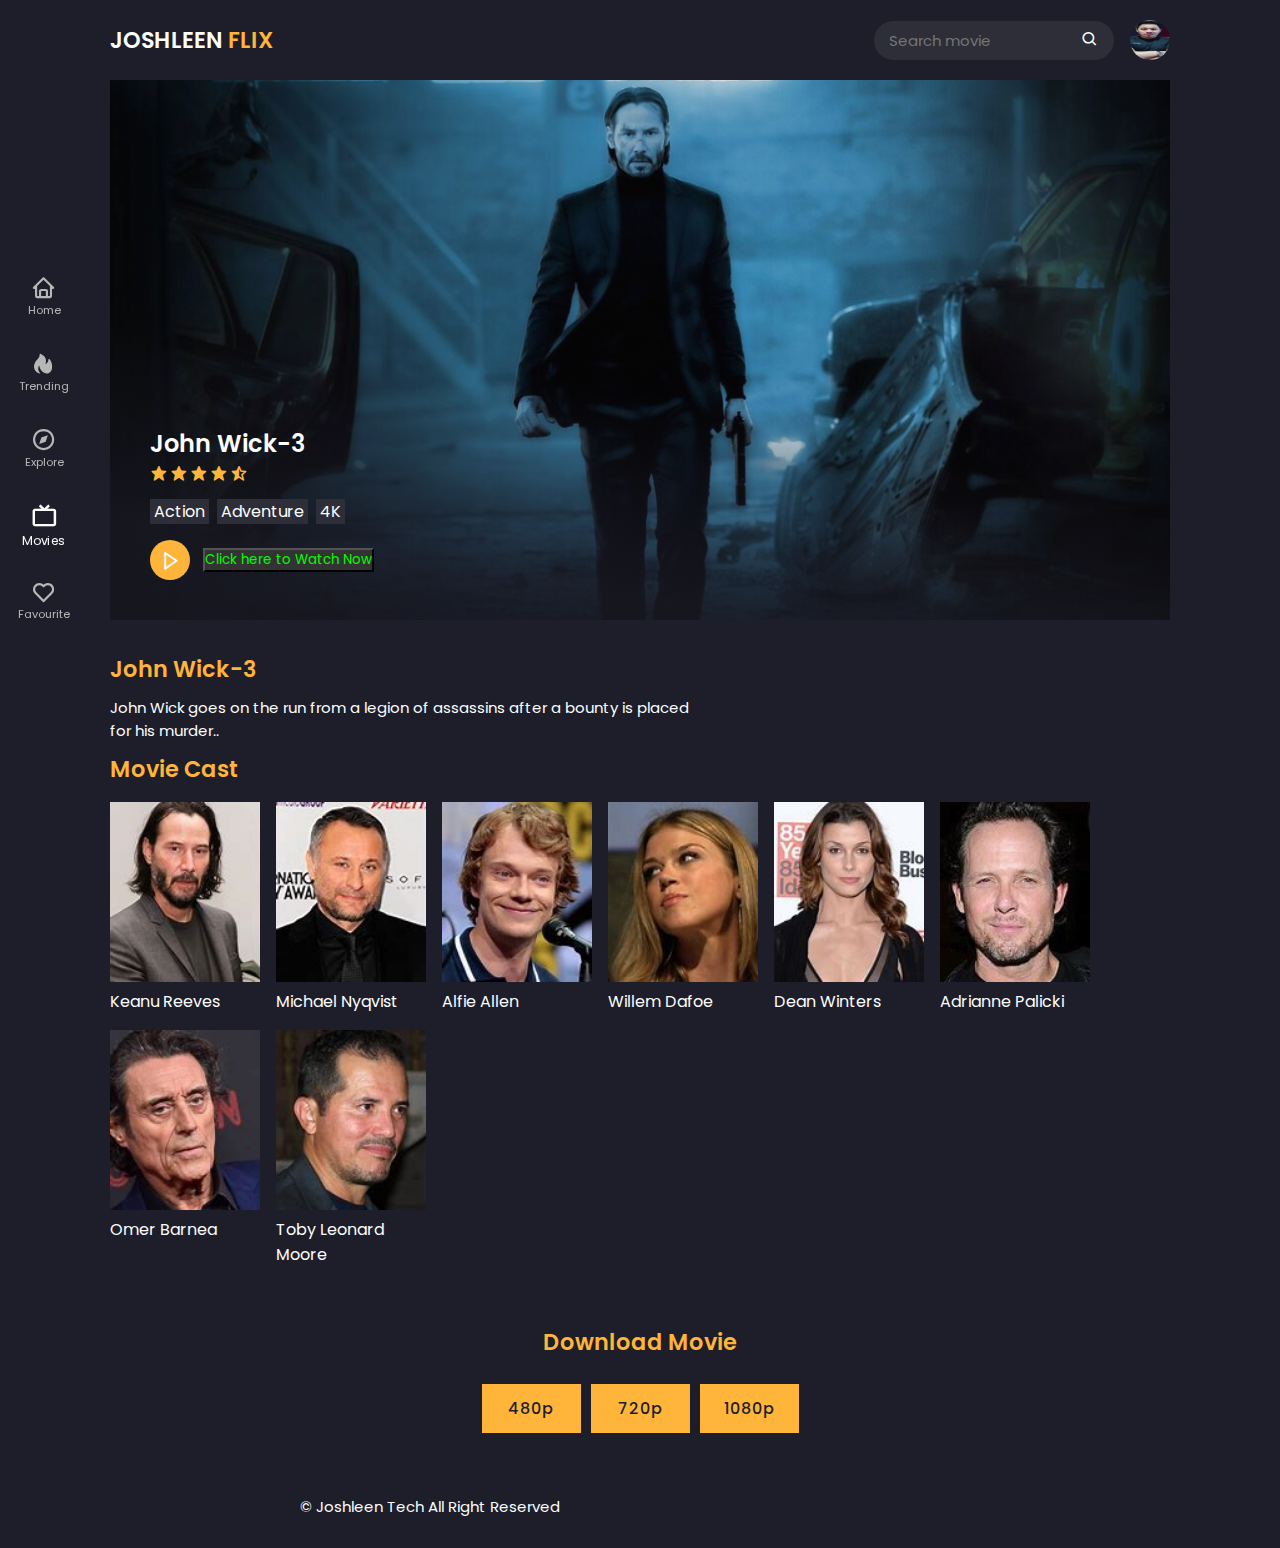
<file: play-page.html>
<!DOCTYPE html>
<html lang="en">
<head>
    <meta charset="UTF-8">
    <meta http-equiv="X-UA-Compatible" content="IE=edge">
    <meta name="viewport" content="width=device-width, initial-scale=1.0">
    <title>John Wick 3</title>
    <!-- Link To CSS -->
    <link rel="stylesheet" href="css/style.css">
    <!-- Fav Icon -->
    <link rel="shortcut icon" href="img/fav-icon.png" type="image/x-icon">
    <!-- Box Icons -->
    <link href='https://unpkg.com/boxicons@2.1.1/css/boxicons.min.css' rel='stylesheet'>
</head>
<body>
    <!-- Header -->
    <header>
        <!-- Nav -->
        <div class="nav container">
            <!-- Logo -->
            <a href="index.html" class="logo">
                Joshleen<span>  Flix</span>
            </a>
            <!-- Search Box -->
            <div class="search-box">
                <input type="search" name="" id="search-input" placeholder="Search movie">
                <i class='bx bx-search'></i>
            </div>
            <!-- User -->
            <a href="#" class="user">
                <img src="img/user.jpg" alt="" class="user-img">
            </a>
            <!-- NavBar -->
            <div class="navbar">
                <a href="index.html" class="nav-link ">
                    <i class='bx bx-home' ></i>
                    <span class="nav-link-title">Home</span>
                </a>
                <a href="#home" class="nav-link">
                    <i class='bx bxs-hot' ></i>
                    <span class="nav-link-title">Trending</span>
                </a>
                <a href="#home" class="nav-link">
                    <i class='bx bx-compass' ></i>
                    <span class="nav-link-title">Explore</span>
                </a>
                <a href="#home" class="nav-link nav-active">
                    <i class='bx bx-tv' ></i>
                    <span class="nav-link-title">Movies</span>
                </a>
                <a href="#home" class="nav-link">
                    <i class='bx bx-heart' ></i>
                    <span class="nav-link-title">Favourite</span>
                </a>
            </div>
        </div>
    </header>
    <!-- Play Movie Container -->
    <div class="play-container container">
        <!-- PLay Image -->
        <img src="play-page/John-Wick.jpg" alt="" class="play-img">
        <!-- Play Text -->
        <div class="play-text">
            <h2>John Wick-3</h2>
            <!-- Ratings -->
            <div class="rating">
                <i class='bx bxs-star' ></i>
                <i class='bx bxs-star' ></i>
                <i class='bx bxs-star' ></i>
                <i class='bx bxs-star' ></i>
                <i class='bx bxs-star-half' ></i>
            </div>
            <!-- Tags -->
            <div class="tags">
                <span>Action</span>
                <span>Adventure</span>
                <span>4K</span>
            </div>
            <!-- Trailer Button -->
            <a href="https://1drv.ms/v/s!Aq618M9vjao9hxWoUOumL3I-Fo1C?e=UUcjqf" class="watch-btn">
                <i class='bx bx-right-arrow' ></i>
                <button style=background-color:#333333;color:#00ff00;>Click here to Watch Now</button>     
            </a>
        </div>
       
                

            </div>
        </div>
    </div>
    <!-- About -->
    <div class="about-movie container">
        <h2>John Wick-3</h2>
        <p>John Wick goes on the run from a legion of assassins after a bounty is placed for his murder..</p>
        <!-- Movie Cast -->
        <h2 class="cast-heading">Movie Cast</h2>
        <div class="cast">
            <div class="cast-box">
                <img src="play-page/cast1.jpg" alt="" class="cast-img">
                <span class="cast-title">Keanu Reeves</span>
            </div>
            <div class="cast-box">
                <img src="play-page/cast2.jpg" alt="" class="cast-img">
                <span class="cast-title">Michael Nyqvist</span>
            </div>
            <div class="cast-box">
                <img src="play-page/cast3.jpg" alt="" class="cast-img">
                <span class="cast-title">Alfie Allen</span>
            </div>
            <div class="cast-box">
                <img src="play-page/cast4.jpg" alt="" class="cast-img">
                <span class="cast-title">Willem Dafoe</span>
            </div>
            <div class="cast-box">
                <img src="play-page/cast5.jpg" alt="" class="cast-img">
                <span class="cast-title">Dean Winters</span>
            </div>
            <div class="cast-box">
                <img src="play-page/cast6.jpg" alt="" class="cast-img">
                <span class="cast-title">Adrianne Palicki</span>
            </div>
            <div class="cast-box">
                <img src="play-page/cast7.jfif" alt="" class="cast-img">
                <span class="cast-title">Omer Barnea</span>
        </div>
        <div class="cast-box">
            <img src="play-page/cast8" alt="" class="cast-img">
            <span class="cast-title">Toby Leonard Moore</span>
    </div>
</div>
    <!-- Download -->
    <div class="download">
        <h2 class="download-title">Download Movie</h2>
        <div class="download-links">
            <a href="play-page/Jumanji.mp4" download>480p</a>
            <a href="play-page/Jumanji.mp4" download>720p</a>
            <a href="play-page/Jumanji.mp4" download>1080p</a>
        </div>
    </div>
    <!-- Copyright -->
    <div class="copyright">
        <p>&#169; Joshleen Tech All Right Reserved</p>
    </div>
    
   <!-- Link Swiper Files -->
   <script src="js/swiper-bundle.min.js"></script>
    <!-- Link To JS -->
    <script src="js/main.js"></script>
</body>
</html>
</file>
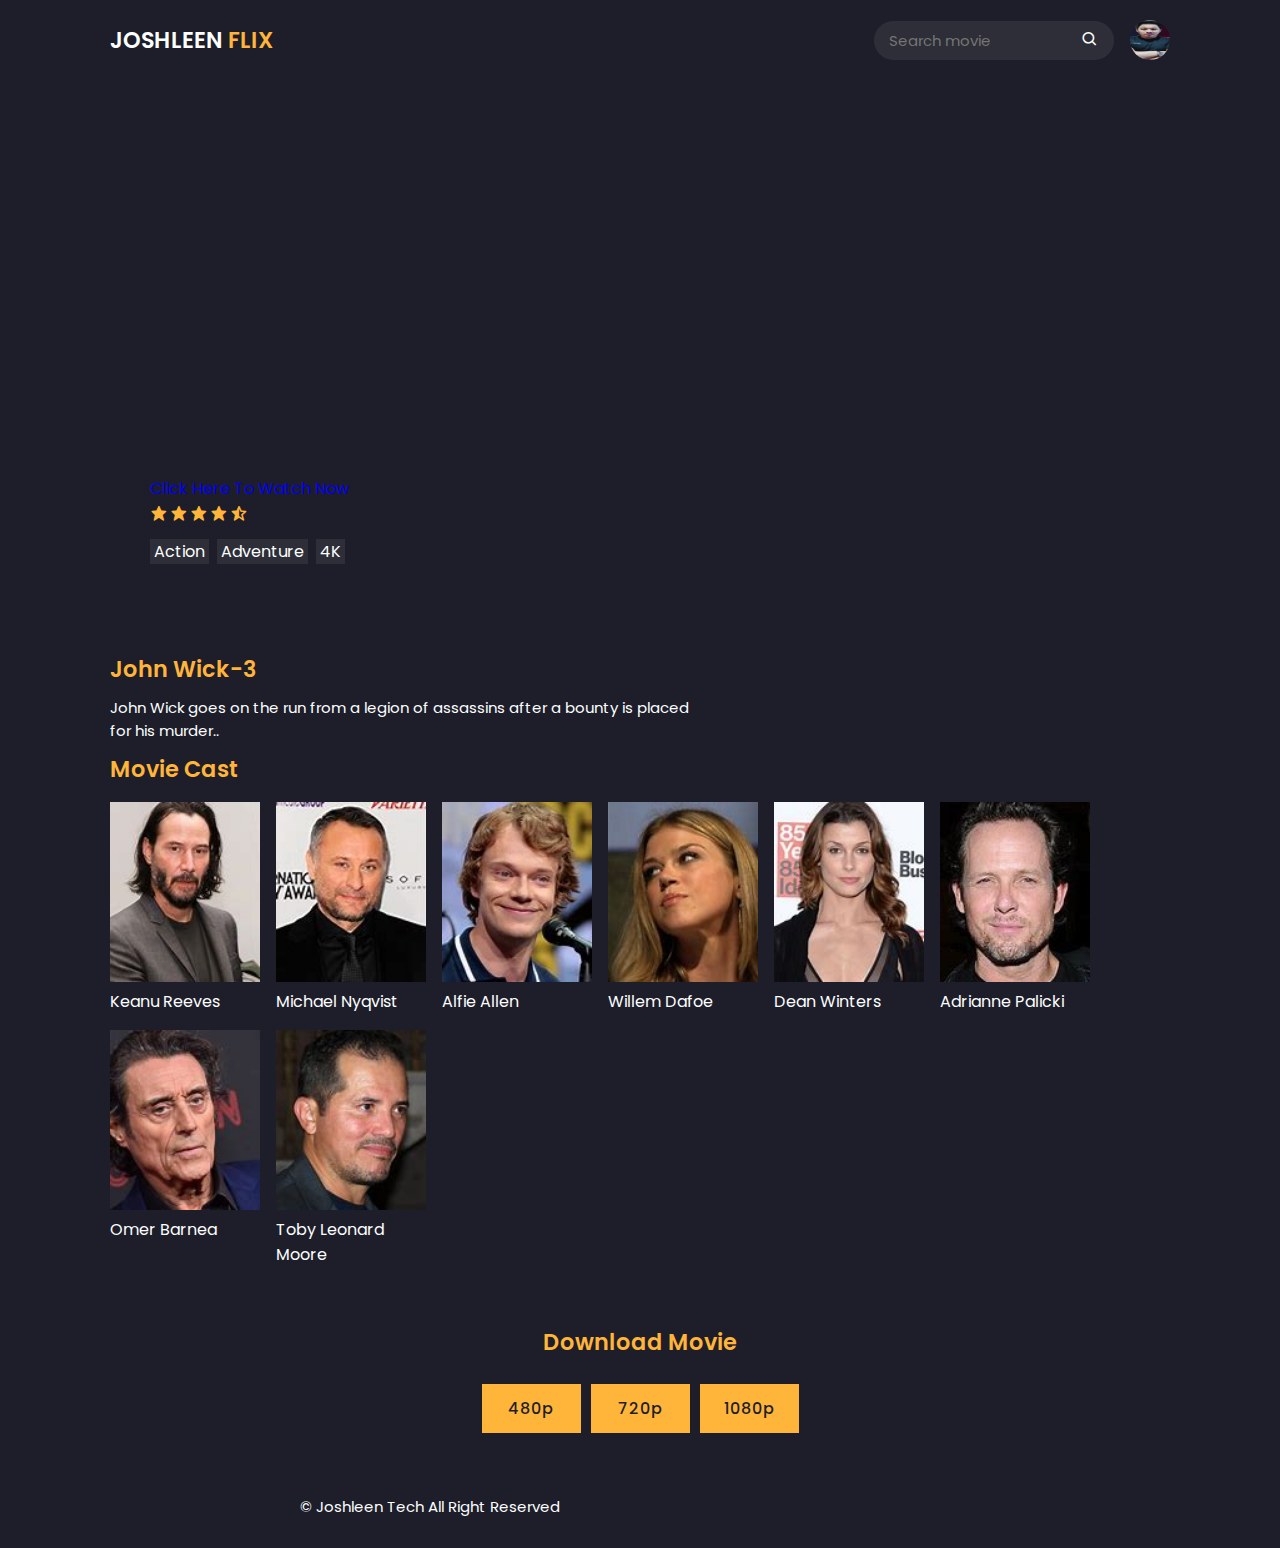
<file: play-page2.html>
<!DOCTYPE html>
<html lang="en">
<head>
    <meta charset="UTF-8">
    <meta http-equiv="X-UA-Compatible" content="IE=edge">
    <meta name="viewport" content="width=device-width, initial-scale=1.0">
    <title>John Wick 3</title>
    <!-- Link To CSS -->
    <link rel="stylesheet" href="css/style.css">
    <!-- Fav Icon -->
    <link rel="shortcut icon" href="img/fav-icon.png" type="image/x-icon">
    <!-- Box Icons -->
    <link href='https://unpkg.com/boxicons@2.1.1/css/boxicons.min.css' rel='stylesheet'>
</head>
<body>
    <!-- Header -->
    <header>
        <!-- Nav -->
        <div class="nav container">
            <!-- Logo -->
            <a href="index.html" class="logo">
                Joshleen<span>  Flix</span>
            </a>
            <!-- Search Box -->
            <div class="search-box">
                <input type="search" name="" id="search-input" placeholder="Search movie">
                <i class='bx bx-search'></i>
            </div>
            <!-- User -->
            <a href="#" class="user">
                <img src="img/user.jpg" alt="" class="user-img">
            </a>
            <!-- NavBar -->
            <div class="navbar">
                
                
                
            </div>
        </div>
    </header>
    <!-- Play Movie Container -->
    <div class="play-container container">
        <!-- PLay Image -->
        <!-- Play Text -->
        <div class="play-text">
            <iframe src="https://onedrive.live.com/embed?cid=3DAA8D6FCFF0B5AE&resid=3DAA8D6FCFF0B5AE%21927&authkey=AEYX4AJy8x4p1JI" control autoplay width="1000" height="500" frameborder="0" scrolling="no" allowfullscreen>Click To Watch Now</iframe>
            <a href="https://onedrive.live.com/embed?cid=3DAA8D6FCFF0B5AE&resid=3DAA8D6FCFF0B5AE%21927&authkey=AEYX4AJy8x4p1JI">Click Here To Watch Now</a>
            <!-- Ratings -->
            <div class="rating">
                <i class='bx bxs-star' ></i>
                <i class='bx bxs-star' ></i>
                <i class='bx bxs-star' ></i>
                <i class='bx bxs-star' ></i>
                <i class='bx bxs-star-half' ></i>
            </div>
            <!-- Tags -->
            <div class="tags">
                <span>Action</span>
                <span>Adventure</span>
                <span>4K</span>
            </div>
            <!-- Trailer Button -->
            
            </a>
        </div>
       
                

            </div>
        </div>
    </div>
    <!-- About -->
    <div class="about-movie container">
        <h2>John Wick-3</h2>
        <p>John Wick goes on the run from a legion of assassins after a bounty is placed for his murder..</p>
        <!-- Movie Cast -->
        <h2 class="cast-heading">Movie Cast</h2>
        <div class="cast">
            <div class="cast-box">
                <img src="play-page/cast1.jpg" alt="" class="cast-img">
                <span class="cast-title">Keanu Reeves</span>
            </div>
            <div class="cast-box">
                <img src="play-page/cast2.jpg" alt="" class="cast-img">
                <span class="cast-title">Michael Nyqvist</span>
            </div>
            <div class="cast-box">
                <img src="play-page/cast3.jpg" alt="" class="cast-img">
                <span class="cast-title">Alfie Allen</span>
            </div>
            <div class="cast-box">
                <img src="play-page/cast4.jpg" alt="" class="cast-img">
                <span class="cast-title">Willem Dafoe</span>
            </div>
            <div class="cast-box">
                <img src="play-page/cast5.jpg" alt="" class="cast-img">
                <span class="cast-title">Dean Winters</span>
            </div>
            <div class="cast-box">
                <img src="play-page/cast6.jpg" alt="" class="cast-img">
                <span class="cast-title">Adrianne Palicki</span>
            </div>
            <div class="cast-box">
                <img src="play-page/cast7.jfif" alt="" class="cast-img">
                <span class="cast-title">Omer Barnea</span>
        </div>
        <div class="cast-box">
            <img src="play-page/cast8" alt="" class="cast-img">
            <span class="cast-title">Toby Leonard Moore</span>
    </div>
</div>
    <!-- Download -->
    <div class="download">
        <h2 class="download-title">Download Movie</h2>
        <div class="download-links">
            <a href="play-page/Jumanji.mp4" download>480p</a>
            <a href="play-page/Jumanji.mp4" download>720p</a>
            <a href="play-page/Jumanji.mp4" download>1080p</a>
        </div>
    </div>
    <!-- Copyright -->
    <div class="copyright">
        <p>&#169; Joshleen Tech All Right Reserved</p>
    </div>
    
   <!-- Link Swiper Files -->
   <script src="js/swiper-bundle.min.js"></script>
    <!-- Link To JS -->
    <script src="js/main.js"></script>
</body>
</html>
</file>
<file: css/style.css>
/* Google Fonts */
@import url("https://fonts.googleapis.com/css2?family=Poppins:wght@400;500;600;700&display=swap");
* {
  font-family: "Poppins", sans-serif;
  margin: 0;
  padding: 0;
  scroll-behavior: smooth;
  box-sizing: border-box;
  scroll-padding-top: 2rem;
}
/* Some Varibles */
:root {
  --main-color: #ffb43a;
  --hover-color: hsl(37, 94%, 57%);
  --body-color: #1e1e2a;
  --container-color: #2d2e37;
  --text-color: #fcfeff;
}
/* Custom Scroll Bar */
html::-webkit-scrollbar {
  width: 0.5rem;
  background: transparent;
}
html::-webkit-scrollbar-thumb {
  background: var(--main-color);
}
/* Selection Color */
::selection {
  background: var(--main-color);
  color: var(--text-color);
}
a {
  text-decoration: none;
}
li {
  list-style: none;
}
section {
  padding: 3rem 0 2rem;
}
img {
  width: 100%;
}
.bx {
  cursor: pointer;
}
body {
  background: var(--body-color);
  color: var(--text-color);
}
.container {
  max-width: 1060px;
  margin: auto;
  width: 100%;
}
header {
  position: fixed;
  top: 0;
  left: 0;
  width: 100%;
  background: var(--body-color);
  z-index: 100;
}
/* Nav */
.nav {
  display: flex;
  align-items: center;
  justify-content: center;
  padding: 20px 0;
}
/* Logo */
.logo {
  font-size: 1.4rem;
  color: var(--text-color);
  font-weight: 600;
  text-transform: uppercase;
  margin: 0 auto 0 0;
}
.logo span {
  color: var(--main-color);
}
/* Search Box */
.search-box {
  max-width: 240px;
  width: 100%;
  display: flex;
  align-items: center;
  column-gap: 0.7rem;
  padding: 8px 15px;
  background: var(--container-color);
  border-radius: 4rem;
  margin-right: 1rem;
}
.search-box .bx {
  font-size: 1.1rem;
}
.search-box .bx:hover {
  color: var(--main-color);
}
#search-input {
  width: 100%;
  border: none;
  outline: none;
  color: var(--text-color);
  background: transparent;
  font-size: 0.938rem;
}
/* User */
.user {
  display: flex;
}
.user-img {
  width: 40px;
  height: 40px;
  border-radius: 50%;
  object-fit: cover;
  object-position: center;
}
/* Navbar */
.navbar {
  position: fixed;
  top: 50%;
  transform: translateY(-50%);
  left: 18px;
  display: flex;
  flex-direction: column;
  row-gap: 2.1rem;
}
.nav-link {
  display: flex;
  flex-direction: column;
  align-items: center;
  color: #b7b7b7;
}
.nav-link:hover,
.nav-active {
  color: var(--text-color);
  transition: 0.3s all linear;
  transform: scale(1.1);
}
.nav-link .bx {
  font-size: 1.6rem;
}
.nav-link-title {
  font-size: 0.7rem;
}
/* Home */
.home {
  position: relative;
  min-height: 470px;
  display: flex;
  align-items: center;
  margin-top: 5rem !important;
  border-radius: 0.5rem;
}
.home-img {
  position: absolute;
  width: 100%;
  height: 100%;
  z-index: -1;
  object-fit: cover;
  border-radius: 0.5rem;
}
.home-text {
  padding-left: 40px;
}
.home-title {
  font-size: 2rem;
  font-weight: 600;
}
.home-text p {
  font-size: 0.938rem;
  margin: 10px 0 20px;
  color: var(--main-color);
}
.watch-btn {
  display: flex;
  align-items: center;
  column-gap: 0.8rem;
  color: var(--text-color);
}
.watch-btn .bx {
  font-size: 21px;
  background: var(--main-color);
  width: 40px;
  height: 40px;
  border-radius: 50%;
  display: flex;
  align-items: center;
  justify-content: center;
}
.watch-btn .bx:hover {
  background: var(--hover-color);
}
.watch-btn span {
  font-size: 1rem;
  font-weight: 400;
}
/* Heading */
.heading {
  display: flex;
  align-items: center;
  justify-content: space-between;
  background: var(--container-color);
  padding: 8px 14px;
  border: 1px solid hsl(200 100% 99% / 5%);
  margin-bottom: 2rem;
}
.heading-title {
  font-size: 1.2rem;
  font-weight: 500;
}
/* Movie Box */
.movie-box {
  position: relative;
  width: 100%;
  height: 380px;
  overflow: hidden;
}
.movie-box-img {
  width: 100%;
  height: 100%;
  object-fit: cover;
}
.movie-box .box-text {
  position: absolute;
  bottom: 0;
  left: 0;
  width: 100%;
  height: 100%;
  display: flex;
  flex-direction: column;
  justify-content: flex-end;
  padding: 14px;
  background: linear-gradient(
    8deg,
    hsl(240 17% 14% / 74%) 14%,
    hsl(240 17% 14% / 14%) 44%
  );
  overflow: hidden;
}
.movie-title {
  font-size: 1.1rem;
  font-weight: 500;
}
.movie-type {
  font-size: 0.938rem;
}
.play-btn {
  position: absolute;
  bottom: 0.8rem;
  right: 0.8rem;
}
/* Swiper Btns */
.swiper-btn {
  display: flex;
}
.swiper-button-next,
.swiper-button-prev {
  position: static !important;
  margin: 0 0 0 10px !important;
}
.swiper-button-next::after,
.swiper-button-prev::after {
  color: var(--text-color);
  font-size: 18px !important;
  font-weight: 700;
}
/* Movies */
.movies .heading {
  padding: 10px 14px;
}
.movies-content {
  display: grid;
  grid-template-columns: repeat(auto-fit, minmax(247px, 1fr));
  gap: 1.5rem;
}
.movies-content .movie-box:hover .movie-box-img {
  transform: scale(1.1);
  transition: 0.5s;
}
.next-page {
  display: flex;
  align-items: center;
  justify-content: center;
  margin-top: 2.5rem;
}
.next-btn {
  background: var(--main-color);
  padding: 12px 20px;
  color: var(--text-color);
  font-weight: 500;
}
.next-btn:hover {
  background: var(--hover-color);
  transition: 0.3s all linear;
}
/* Copyright */
.copyright {
  text-align: center;
  padding: 20px;
}
/* Play Container */
.play-container {
  position: relative;
  min-height: 540px;
  margin-top: 5rem !important;
}
.play-img {
  position: absolute;
  width: 100%;
  height: 100%;
  object-fit: cover;
  object-position: center;
  z-index: -1;
}
.play-text {
  position: absolute;
  bottom: 0;
  left: 0;
  width: 100%;
  height: 100%;
  display: flex;
  flex-direction: column;
  justify-content: flex-end;
  padding: 40px;
  background: linear-gradient(
    8deg,
    hsl(240 17% 14% / 74%) 14%,
    hsl(240 17% 14% / 14%) 44%
  );
}
.play-text h2 {
  font-size: 1.5rem;
  font-weight: 600;
}
.rating {
  display: flex;
  align-items: center;
  column-gap: 2px;
  font-size: 1.1rem;
  color: var(--main-color);
  margin-top: 4px;
}
.tags {
  display: flex;
  align-items: center;
  column-gap: 8px;
  margin: 1rem 0;
}
.tags span {
  background: var(--container-color);
  padding: 0 4px;
}
.play-movie {
  position: absolute;
  bottom: 18rem;
  right: 10rem;
  display: flex !important;
  align-items: center;
  justify-content: center;
  width: 45px;
  height: 45px;
  border-radius: 50%;
  background: var(--main-color);
  font-size: 24px;
  animation: animate 2s linear infinite;
}
@keyframes animate {
  0% {
    box-shadow: 0 0 0 0 rgb(255, 180, 58, 0.7);
  }
  40% {
    box-shadow: 0 0 0 50px rgb(255, 193, 7, 0);
  }
  80% {
    box-shadow: 0 0 0 50px rgb(255, 193, 7, 0);
  }
  100% {
    box-shadow: 0 0 0 rgb(255, 193, 7, 0);
  }
}
/* Video Container */
.video-container {
  position: fixed;
  top: 0;
  left: 0;
  display: none;
  align-items: center;
  justify-content: center;
  width: 100%;
  height: 100vh;
  background: hsl(234 10% 20% / 60%);
  z-index: 400;
}
.video-container.show-video {
  display: flex;
}

.video-box {
  position: relative;
  width: 82%;
}
.video-box #myvideo {
  width: 100%;
  aspect-ratio: 16/9;
}
.close-video {
  position: absolute;
  top: -3rem;
  right: 0;
  font-size: 40px;
  color: var(--main-color);
}
/* About MOvie */
.about-movie {
  margin-top: 2rem !important;
}
.about-movie h2 {
  font-size: 1.4rem;
  font-weight: 600;
  color: var(--main-color);
}
.about-movie p {
  max-width: 600px;
  font-size: 0.938rem;
  margin: 10px 0;
}
/* Cast */
.cast-heading {
  font-size: 1.2rem;
  font-weight: 600;
  margin-bottom: 1rem;
  color: var(--main-color);
}
.cast {
  display: grid;
  grid-template-columns: repeat(auto-fit, minmax(150px, 150px));
  gap: 1rem;
}
.cast-img {
  width: 150px;
  height: 180px;
  object-fit: cover;
  object-position: center;
}
/* Download */
.download {
  max-width: 800px;
  width: 1005;
  margin: auto;
  display: grid;
  justify-content: center;
  margin-top: 2rem;
}
.download-title {
  text-align: center;
  font-size: 1.4rem;
  font-weight: 500;
  margin: 1.6rem 0;
  color: var(--main-color);
}
.download-links {
  display: grid;
  grid-template-columns: repeat(3, 1fr);
  gap: 10px;
  margin-bottom: 2rem;
}
.download-links a {
  text-align: center;
  background: var(--main-color);
  padding: 12px 24px;
  color: var(--body-color);
  letter-spacing: 1px;
  font-weight: 500;
}
.download-links a:hover {
  background: var(--hover-color);
}
/* Responsive */
@media (max-width: 1170px) {
  .navbar {
    bottom: 0;
    left: 0;
    right: 0;
    top: auto;
    transform: translateY(0);
    flex-direction: row;
    justify-content: space-evenly;
    row-gap: 1px;
    padding: 10px;
    border-top: 1px solid hsl(200 100% 99% / 5%);
    background: linear-gradient(
      8deg,
      hsl(240 17% 14% / 100%) 5%,
      hsl(240 17% 14% / 90%) 100%
    );
  }
  .nav-link .bx {
    font-size: 1.5rem;
  }
  .copyright {
    margin-bottom: 4rem;
  }
}
@media (max-width: 1060px) {
  .container {
    margin: 0 auto;
    width: 95%;
  }
}
@media (max-width: 991px) {
  .movie-box {
    height: 340px;
  }
  .movies-content {
    grid-template-columns: repeat(auto-fit, minmax(214px, 1fr));
  }
}
@media (max-width: 888px) {
  .nav {
    padding: 14px 0;
  }
  .home {
    min-height: 440px;
    margin-top: 4rem !important;
  }
  .home-text {
    padding-left: 25px;
  }
  .home-title {
    font-size: 1.6rem;
  }
  .watch-btn span {
    font-size: 0.9rem;
  }
  .movie-title {
    font-size: 1rem;
    padding-right: 30px;
  }
  .play-container {
    min-height: 440px;
    margin-top: 4rem !important;
  }
  .play-movie {
    bottom: 14rem;
    right: 4rem;
  }
  .cast {
    justify-content: center;
  }
}
/* For Medium Devices / Tablet Etc */
@media (max-width: 768px) {
  .nav {
    padding: 11px 0;
  }
  .logo {
    font-size: 1.2rem;
  }
  section {
    padding: 2rem 0;
  }
  .home-img {
    object-position: left;
  }
  .movie-type {
    font-size: 0.875rem;
    margin-top: 2px;
  }
  .tags span,
  .about-movie p {
    font-size: 0.875rem;
  }
  p {
    font-size: 0.875rem;
  }
  .play-text h2,
  .about-movie h2 {
    font-size: 1.3rem;
  }
  .play-movie {
    bottom: 10rem;
    right: 2rem;
  }
}
@media (max-width: 514px) {
  .home {
    min-height: 380px;
  }
  .heading {
    padding: 2px 14px;
  }
  .heading-title {
    font-size: 1rem;
  }
  .play-text {
    padding: 20px;
  }
  .play-movie {
    bottom: 4rem;
  }
  .video-box {
    width: 94%;
  }
  .cast-heading {
    font-size: 1.1rem;
  }
  .cast-title {
    font-size: 0.9rem;
  }
}
@media (max-width: 408px) {
  * {
    scroll-padding-top: 5rem;
  }
  .nav {
    display: grid;
    grid-template-columns: 1fr;
    grid-template-rows: 1fr 1fr;
    row-gap: 5px;
  }
  .search-box {
    max-width: 100%;
    width: 100%;
    border-radius: 4px;
    order: 3;
    grid-column-start: 1;
    grid-column-end: 3;
  }
  .home,
  .play-container {
    margin-top: 7rem !important;
  }
  .movie-box {
    height: 300px;
  }
  .movies-content {
    grid-template-columns: repeat(auto-fit, minmax(150px, 1fr));
    gap: 1rem;
  }
}
/* For Small Devices */
@media (max-width: 370px) {
  .home {
    min-height: 300px;
  }
  .movie-box {
    height: 285px;
  }
  .user-img,
  .watch-btn .bx {
    width: 35px;
    height: 35px;
  }
  .navbar {
    justify-content: space-around;
    padding: 8px 0;
  }
  .nav-link .bx {
    font-size: 1.4rem;
  }
  .about-movie p {
    text-align: justify;
  }
  .download-links {
    grid-template-columns: 1fr;
  }
}
</file>
